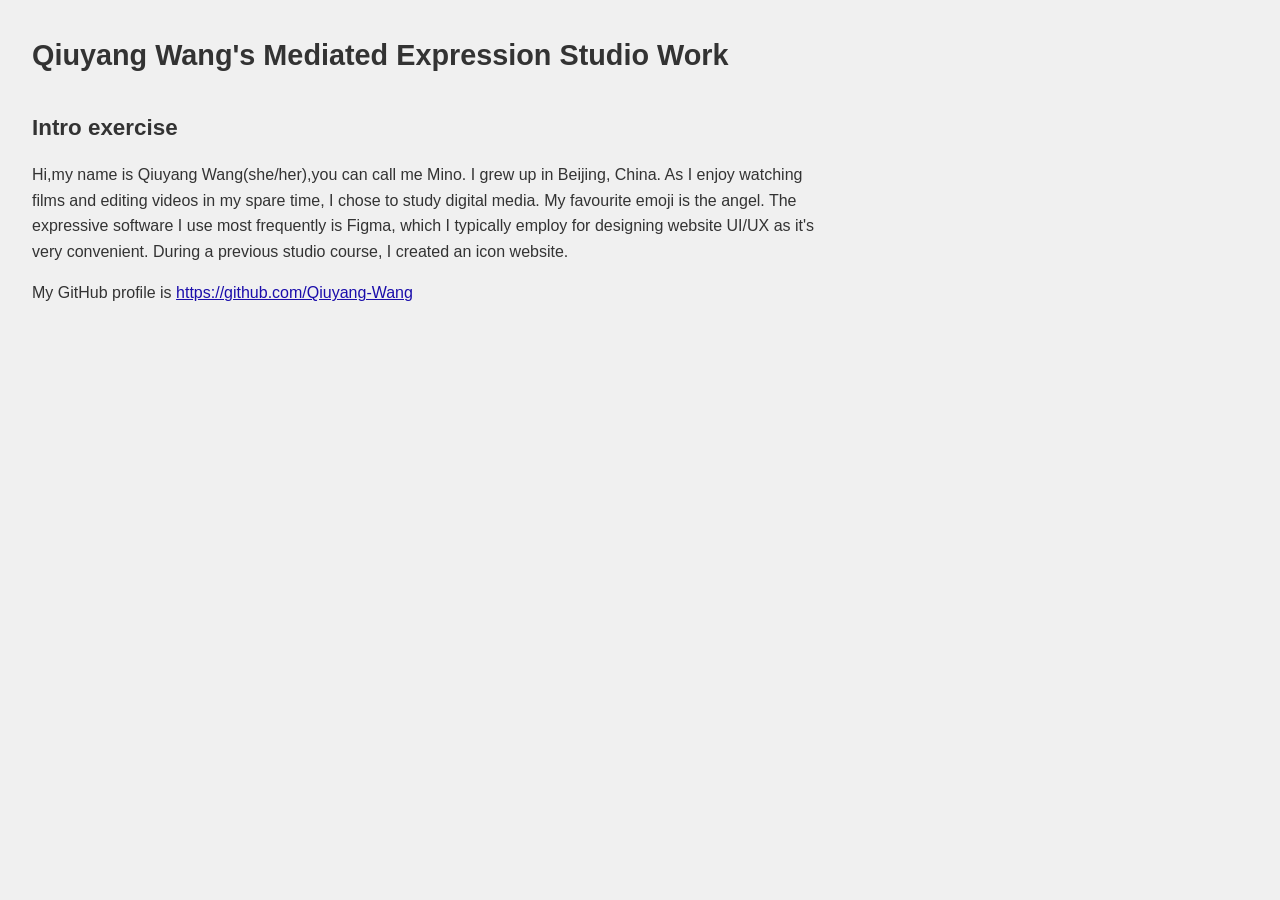
<file: Index.html>
<!DOCTYPE html>
<html lang="en">
<head>
    <meta charset="UTF-8">
    <title>Studio Work Index</title>
    <link rel="stylesheet" href="reset.css ">
    <link rel="stylesheet" href="style.css ">
    <!--favicon was sourced from favicon.io-->
    <link rel="icon" type="image/png" href="./assets/icons/favicon.png">
</head>
<body>
    <h1>Qiuyang Wang's Mediated Expression Studio Work</h1>
    <section>
        <h2>Intro exercise</h2>
        <p>
            Hi,my name is Qiuyang Wang(she/her),you can call me Mino.
            I grew up in Beijing, China.
            As I enjoy watching films and editing videos in my spare time, I chose to study digital media.
            My favourite emoji is the angel.
            The expressive software I use most frequently is Figma, which I typically employ for designing website UI/UX as it's very convenient.
            During a previous studio course, I created an icon website.
        </p>
        My GitHub profile is
        <a href="https://github.com/Qiuyang-Wang" target="_blank ">https://github.com/Qiuyang-Wang</a>
    </section>
</body>
</html>
</file>
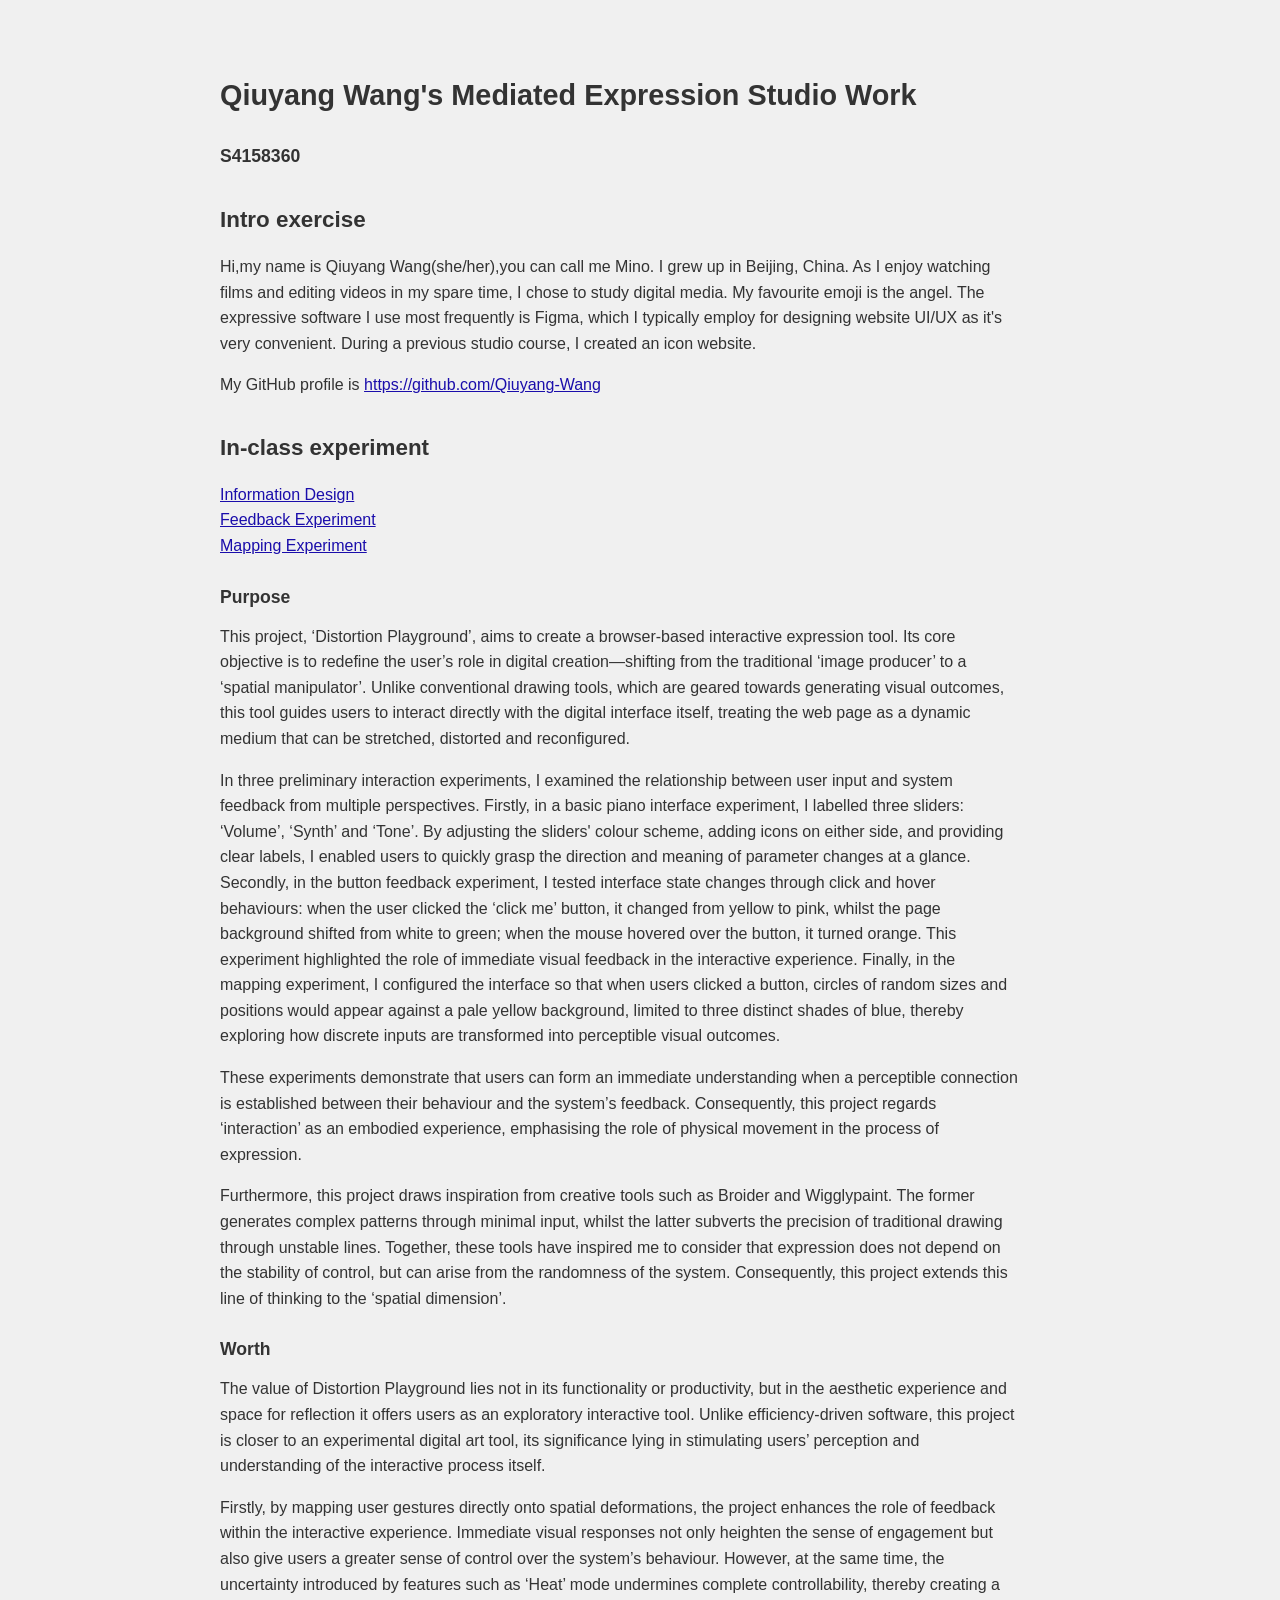
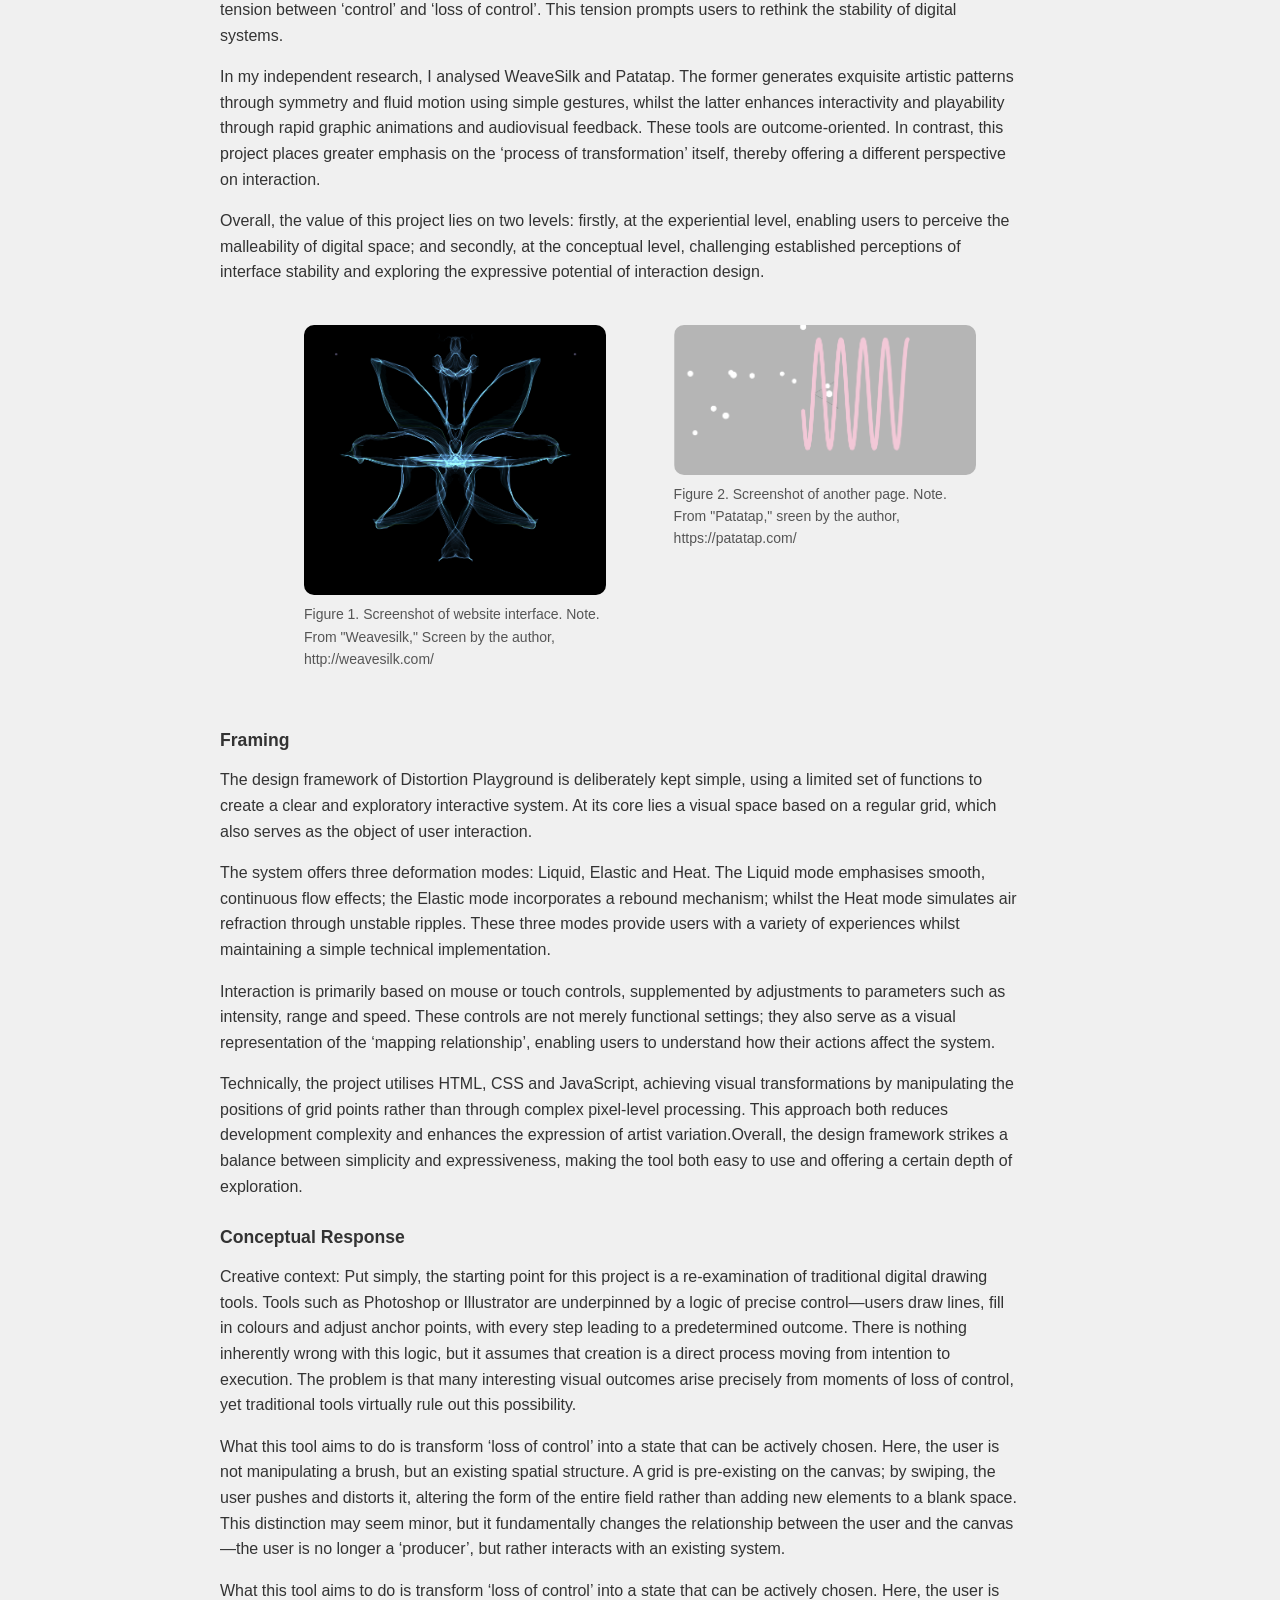
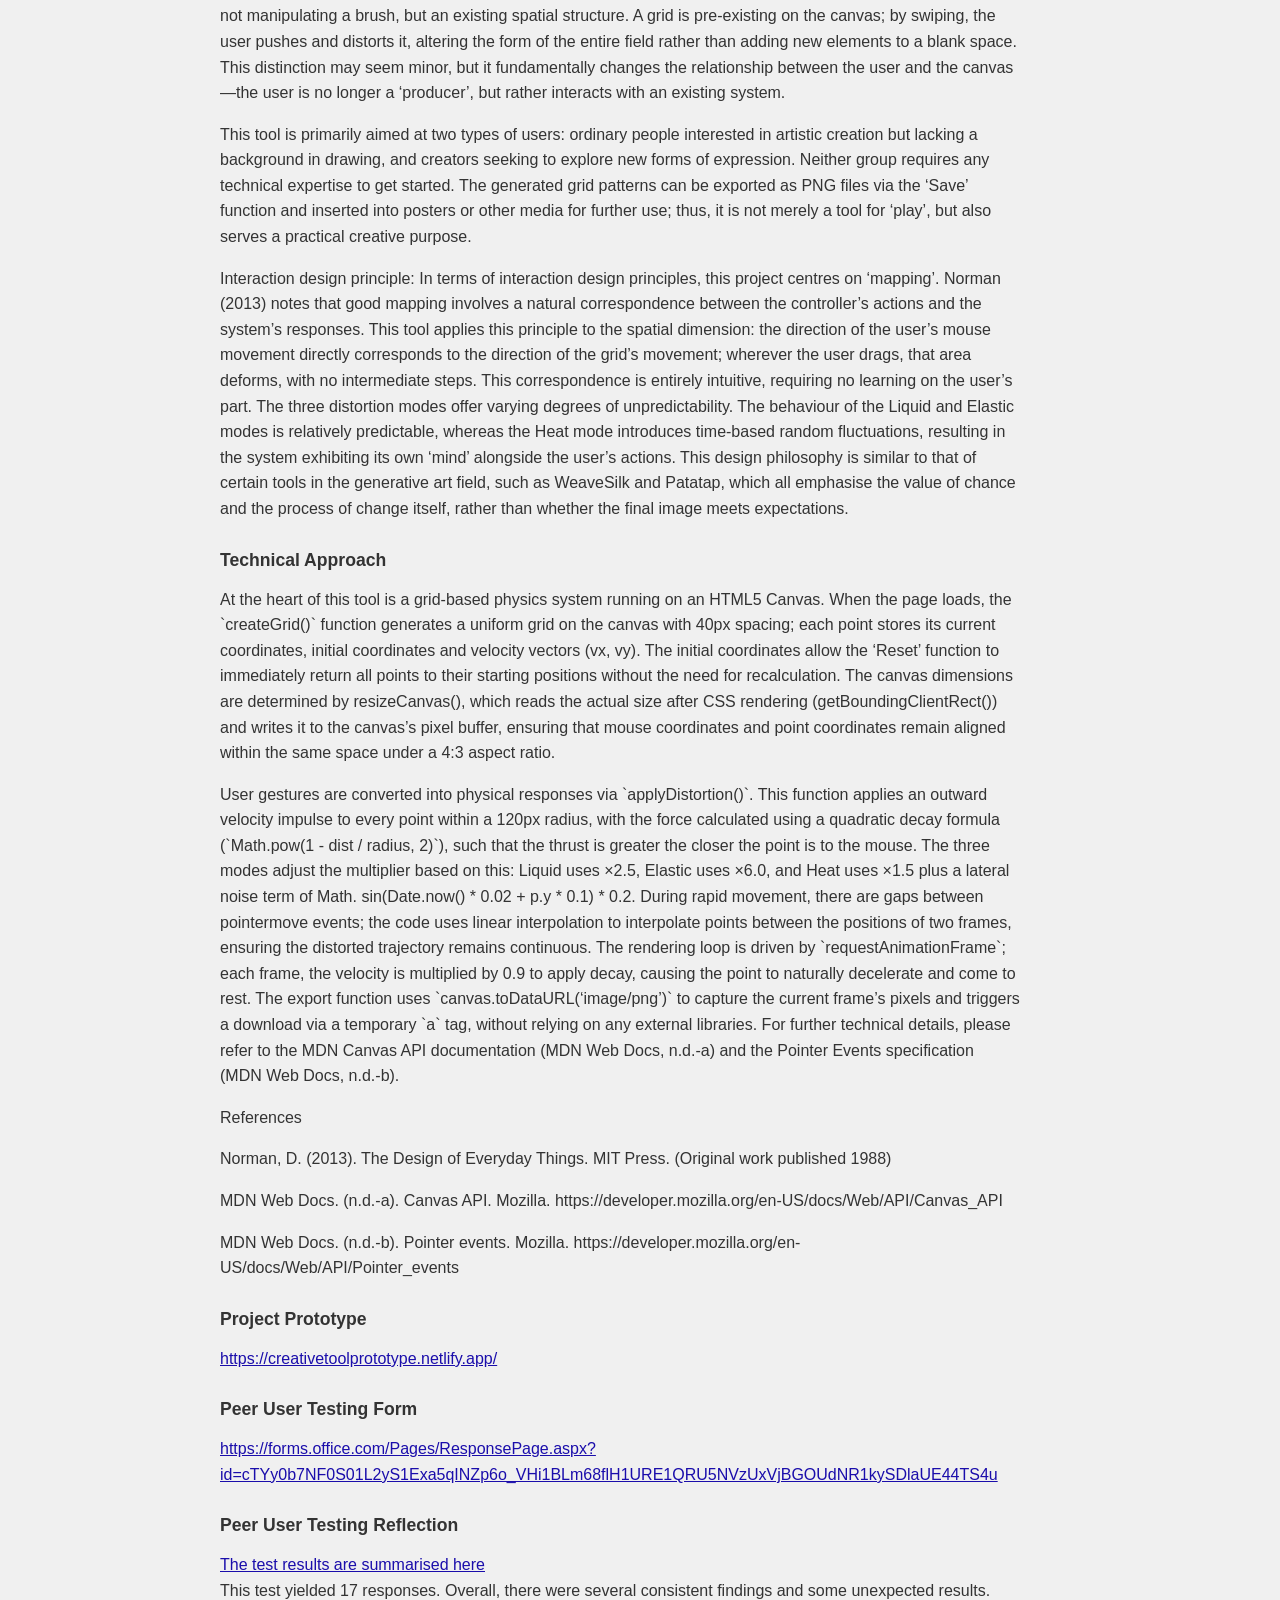
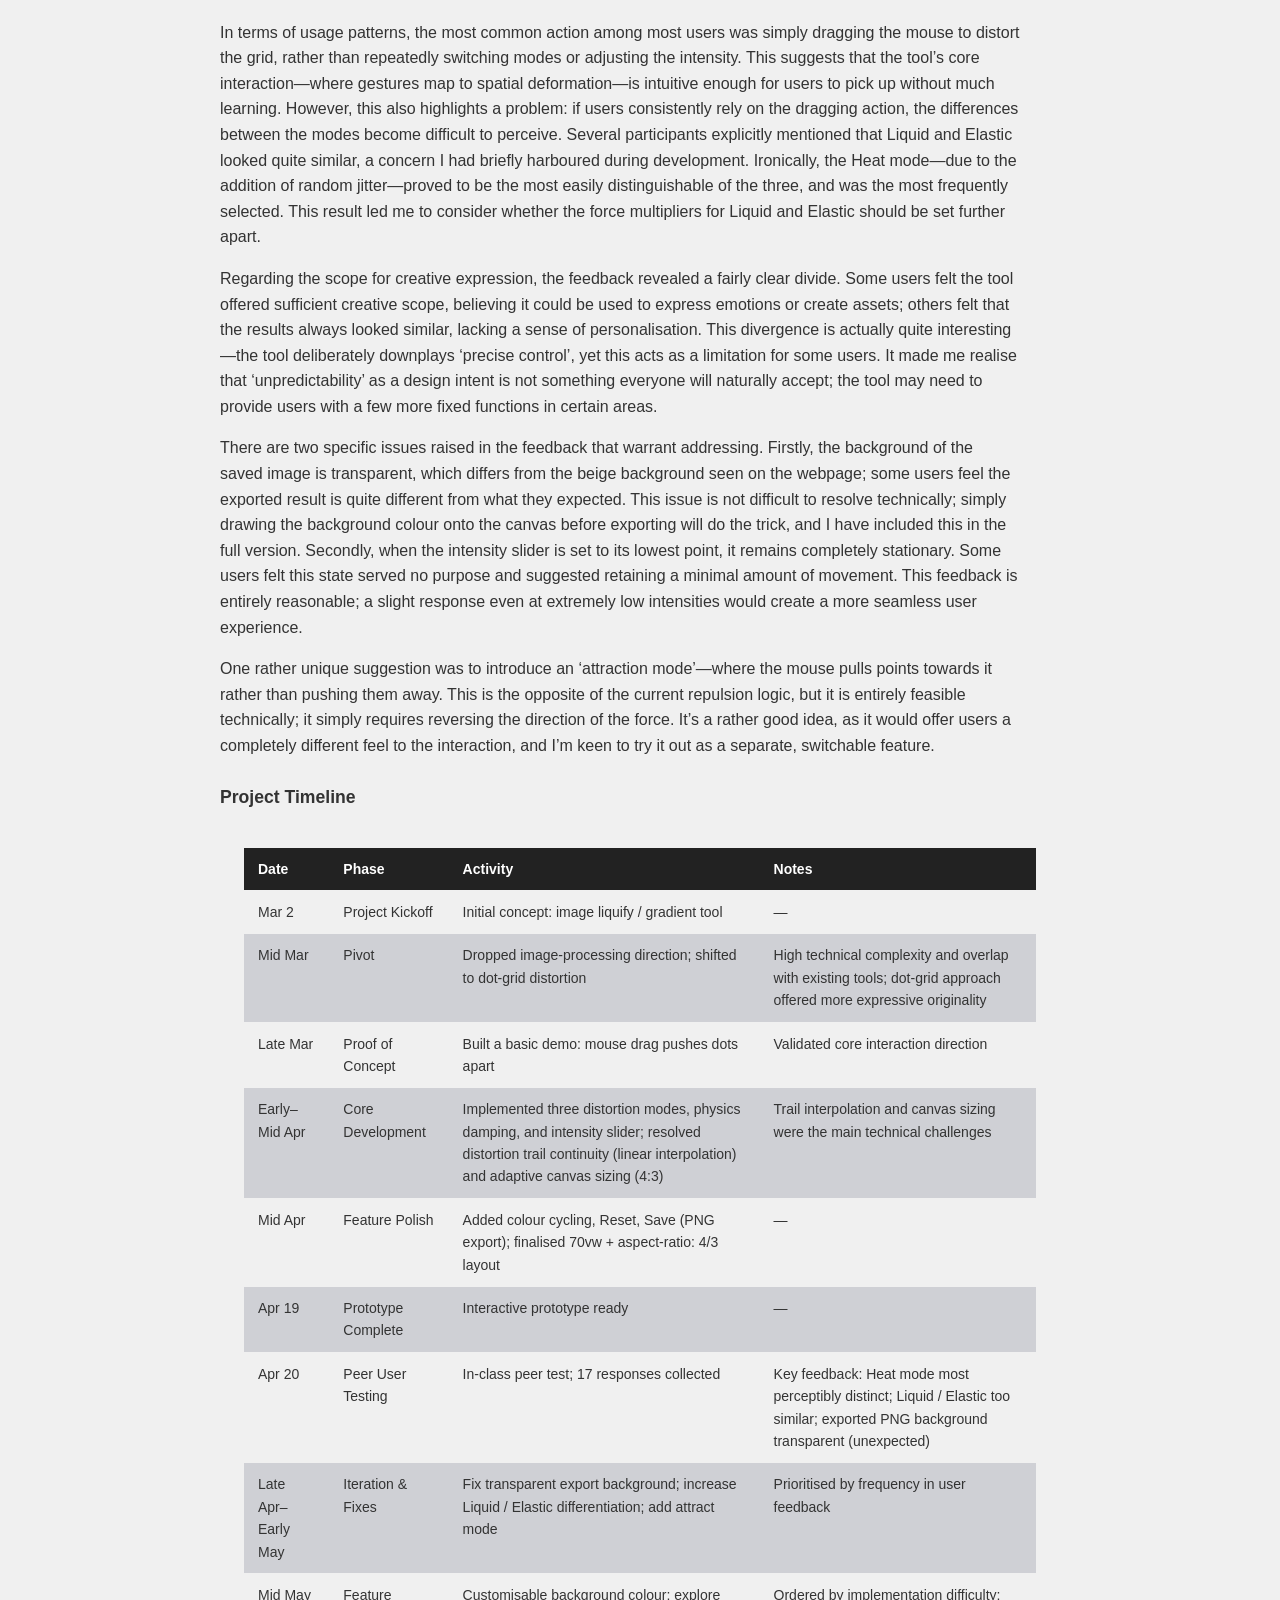
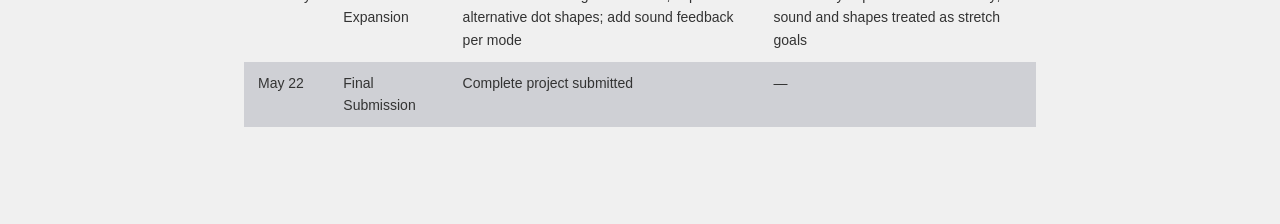
<file: index.html>
<!DOCTYPE html>
<html lang="en">
<head>
    <meta charset="UTF-8">
    <title>Studio Work Index</title>
    <link rel="stylesheet" href="reset.css ">
    <link rel="stylesheet" href="style.css ">
    <!--favicon was sourced from favicon.io-->
    <link rel="icon" type="image/png" href="./assets/icons/favicon.png">
</head>
<body>
<div class="container">
    <h1>Qiuyang Wang's Mediated Expression Studio Work</h1>
    <h3>S4158360</h3>
    <section>
        <h2>Intro exercise</h2>
        <p>
            Hi,my name is Qiuyang Wang(she/her),you can call me Mino.
            I grew up in Beijing, China.
            As I enjoy watching films and editing videos in my spare time, I chose to study digital media.
            My favourite emoji is the angel.
            The expressive software I use most frequently is Figma, which I typically employ for designing website UI/UX as it's very convenient.
            During a previous studio course, I created an icon website.
        </p>
        My GitHub profile is
        <a href="https://github.com/Qiuyang-Wang" target="_blank ">https://github.com/Qiuyang-Wang</a>
    </section>

    <section>
        <h2>In-class experiment</h2>
        <a href="informationDesignExperiment" target="_blank">Information Design</a>
    </section>
    <section>
        <a href="feedbackDesignExperiment" target="_blank">Feedback Experiment</a>
    </section>
    <section>
        <a href="mappingDesignExperiment" target="_blank">Mapping Experiment</a>
    </section>

    <section>
        <h3>Purpose</h3>
        <p>This project, ‘Distortion Playground’, aims to create a browser-based interactive expression tool. Its core objective is to redefine the user’s role in digital creation—shifting from the traditional ‘image producer’ to a ‘spatial manipulator’. Unlike conventional drawing tools, which are geared towards generating visual outcomes, this tool guides users to interact directly with the digital interface itself, treating the web page as a dynamic medium that can be stretched, distorted and reconfigured.</p>
        <p>In three preliminary interaction experiments, I examined the relationship between user input and system feedback from multiple perspectives. Firstly, in a basic piano interface experiment, I labelled three sliders: ‘Volume’, ‘Synth’ and ‘Tone’. By adjusting the sliders' colour scheme, adding icons on either side, and providing clear labels, I enabled users to quickly grasp the direction and meaning of parameter changes at a glance. Secondly, in the button feedback experiment, I tested interface state changes through click and hover behaviours: when the user clicked the ‘click me’ button, it changed from yellow to pink, whilst the page background shifted from white to green; when the mouse hovered over the button, it turned orange. This experiment highlighted the role of immediate visual feedback in the interactive experience. Finally, in the mapping experiment, I configured the interface so that when users clicked a button, circles of random sizes and positions would appear against a pale yellow background, limited to three distinct shades of blue, thereby exploring how discrete inputs are transformed into perceptible visual outcomes.</p>
        <p>These experiments demonstrate that users can form an immediate understanding when a perceptible connection is established between their behaviour and the system’s feedback. Consequently, this project regards ‘interaction’ as an embodied experience, emphasising the role of physical movement in the process of expression.</p>
        <p>Furthermore, this project draws inspiration from creative tools such as Broider and Wigglypaint. The former generates complex patterns through minimal input, whilst the latter subverts the precision of traditional drawing through unstable lines. Together, these tools have inspired me to consider that expression does not depend on the stability of control, but can arise from the randomness of the system. Consequently, this project extends this line of thinking to the ‘spatial dimension’.</p>

        <h3>Worth</h3>
        <p>The value of Distortion Playground lies not in its functionality or productivity, but in the aesthetic experience and space for reflection it offers users as an exploratory interactive tool. Unlike efficiency-driven software, this project is closer to an experimental digital art tool, its significance lying in stimulating users’ perception and understanding of the interactive process itself.</p>
        <p>Firstly, by mapping user gestures directly onto spatial deformations, the project enhances the role of feedback within the interactive experience. Immediate visual responses not only heighten the sense of engagement but also give users a greater sense of control over the system’s behaviour. However, at the same time, the uncertainty introduced by features such as ‘Heat’ mode undermines complete controllability, thereby creating a tension between ‘control’ and ‘loss of control’. This tension prompts users to rethink the stability of digital systems.</p>
        <p>In my independent research, I analysed WeaveSilk and Patatap. The former generates exquisite artistic patterns through symmetry and fluid motion using simple gestures, whilst the latter enhances interactivity and playability through rapid graphic animations and audiovisual feedback. These tools are outcome-oriented. In contrast, this project places greater emphasis on the ‘process of transformation’ itself, thereby offering a different perspective on interaction.</p>
        <p>Overall, the value of this project lies on two levels: firstly, at the experiential level, enabling users to perceive the malleability of digital space; and secondly, at the conceptual level, challenging established perceptions of interface stability and exploring the expressive potential of interaction design.</p>

        <div class="image-row">

            <!-- the picture on the left -->
            <div class="image-box left">
                <img src="assets/weavesilk.png" alt="Image 1">
                <p class="caption">
                    Figure 1. Screenshot of website interface.
                    Note. From "Weavesilk," Screen by the author, http://weavesilk.com/
                </p>
            </div>

            <!-- the picture on the right -->
            <div class="image-box right">
                <img src="assets/patatap.png" alt="Image 2">
                <p class="caption">
                    Figure 2. Screenshot of another page.
                    Note. From "Patatap," sreen by the author, https://patatap.com/
                </p>
            </div>

        </div>

        <h3>Framing</h3>
        <p>The design framework of Distortion Playground is deliberately kept simple, using a limited set of functions to create a clear and exploratory interactive system. At its core lies a visual space based on a regular grid, which also serves as the object of user interaction.</p>
        <p>The system offers three deformation modes: Liquid, Elastic and Heat. The Liquid mode emphasises smooth, continuous flow effects; the Elastic mode incorporates a rebound mechanism; whilst the Heat mode simulates air refraction through unstable ripples. These three modes provide users with a variety of experiences whilst maintaining a simple technical implementation.</p>
        <p>Interaction is primarily based on mouse or touch controls, supplemented by adjustments to parameters such as intensity, range and speed. These controls are not merely functional settings; they also serve as a visual representation of the ‘mapping relationship’, enabling users to understand how their actions affect the system.</p>
        <p>Technically, the project utilises HTML, CSS and JavaScript, achieving visual transformations by manipulating the positions of grid points rather than through complex pixel-level processing. This approach both reduces development complexity and enhances the expression of artist variation.Overall, the design framework strikes a balance between simplicity and expressiveness, making the tool both easy to use and offering a certain depth of exploration.</p>

        <h3>Conceptual Response</h3>
        <p>Creative context: Put simply, the starting point for this project is a re-examination of traditional digital drawing tools. Tools such as Photoshop or Illustrator are underpinned by a logic of precise control—users draw lines, fill in colours and adjust anchor points, with every step leading to a predetermined outcome. There is nothing inherently wrong with this logic, but it assumes that creation is a direct process moving from intention to execution. The problem is that many interesting visual outcomes arise precisely from moments of loss of control, yet traditional tools virtually rule out this possibility.</p>
        <p>What this tool aims to do is transform ‘loss of control’ into a state that can be actively chosen. Here, the user is not manipulating a brush, but an existing spatial structure. A grid is pre-existing on the canvas; by swiping, the user pushes and distorts it, altering the form of the entire field rather than adding new elements to a blank space. This distinction may seem minor, but it fundamentally changes the relationship between the user and the canvas—the user is no longer a ‘producer’, but rather interacts with an existing system.</p>
        <p>What this tool aims to do is transform ‘loss of control’ into a state that can be actively chosen. Here, the user is not manipulating a brush, but an existing spatial structure. A grid is pre-existing on the canvas; by swiping, the user pushes and distorts it, altering the form of the entire field rather than adding new elements to a blank space. This distinction may seem minor, but it fundamentally changes the relationship between the user and the canvas—the user is no longer a ‘producer’, but rather interacts with an existing system.</p>
        <p>This tool is primarily aimed at two types of users: ordinary people interested in artistic creation but lacking a background in drawing, and creators seeking to explore new forms of expression. Neither group requires any technical expertise to get started. The generated grid patterns can be exported as PNG files via the ‘Save’ function and inserted into posters or other media for further use; thus, it is not merely a tool for ‘play’, but also serves a practical creative purpose.</p>
        <p>Interaction design principle: In terms of interaction design principles, this project centres on ‘mapping’. Norman (2013) notes that good mapping involves a natural correspondence between the controller’s actions and the system’s responses. This tool applies this principle to the spatial dimension: the direction of the user’s mouse movement directly corresponds to the direction of the grid’s movement; wherever the user drags, that area deforms, with no intermediate steps. This correspondence is entirely intuitive, requiring no learning on the user’s part. The three distortion modes offer varying degrees of unpredictability. The behaviour of the Liquid and Elastic modes is relatively predictable, whereas the Heat mode introduces time-based random fluctuations, resulting in the system exhibiting its own ‘mind’ alongside the user’s actions. This design philosophy is similar to that of certain tools in the generative art field, such as WeaveSilk and Patatap, which all emphasise the value of chance and the process of change itself, rather than whether the final image meets expectations.</p>

        <h3>Technical Approach</h3>
        <p>At the heart of this tool is a grid-based physics system running on an HTML5 Canvas. When the page loads, the `createGrid()` function generates a uniform grid on the canvas with 40px spacing; each point stores its current coordinates, initial coordinates and velocity vectors (vx, vy). The initial coordinates allow the ‘Reset’ function to immediately return all points to their starting positions without the need for recalculation. The canvas dimensions are determined by resizeCanvas(), which reads the actual size after CSS rendering (getBoundingClientRect()) and writes it to the canvas’s pixel buffer, ensuring that mouse coordinates and point coordinates remain aligned within the same space under a 4:3 aspect ratio.</p>
        <p>User gestures are converted into physical responses via `applyDistortion()`. This function applies an outward velocity impulse to every point within a 120px radius, with the force calculated using a quadratic decay formula (`Math.pow(1 - dist / radius, 2)`), such that the thrust is greater the closer the point is to the mouse. The three modes adjust the multiplier based on this: Liquid uses ×2.5, Elastic uses ×6.0, and Heat uses ×1.5 plus a lateral noise term of Math. sin(Date.now() * 0.02 + p.y * 0.1) * 0.2. During rapid movement, there are gaps between pointermove events; the code uses linear interpolation to interpolate points between the positions of two frames, ensuring the distorted trajectory remains continuous. The rendering loop is driven by `requestAnimationFrame`; each frame, the velocity is multiplied by 0.9 to apply decay, causing the point to naturally decelerate and come to rest. The export function uses `canvas.toDataURL(‘image/png’)` to capture the current frame’s pixels and triggers a download via a temporary `a` tag, without relying on any external libraries. For further technical details, please refer to the MDN Canvas API documentation (MDN Web Docs, n.d.-a) and the Pointer Events specification (MDN Web Docs, n.d.-b). </p>
        <p>References</p>
        <p>Norman, D. (2013). The Design of Everyday Things. MIT Press. (Original work published 1988)</p>
        <p>MDN Web Docs. (n.d.-a). Canvas API. Mozilla. https://developer.mozilla.org/en-US/docs/Web/API/Canvas_API</p>
        <p>MDN Web Docs. (n.d.-b). Pointer events. Mozilla. https://developer.mozilla.org/en-US/docs/Web/API/Pointer_events</p>

        <h3>Project Prototype</h3>
        <a href="https://creativetoolprototype.netlify.app/" target="_blank ">https://creativetoolprototype.netlify.app/</a>

        <h3>Peer User Testing Form</h3>
        <a href="https://forms.office.com/Pages/ResponsePage.aspx?id=cTYy0b7NF0S01L2yS1Exa5qINZp6o_VHi1BLm68flH1URE1QRU5NVzUxVjBGOUdNR1kySDlaUE44TS4u" target="_blank ">https://forms.office.com/Pages/ResponsePage.aspx?id=cTYy0b7NF0S01L2yS1Exa5qINZp6o_VHi1BLm68flH1URE1QRU5NVzUxVjBGOUdNR1kySDlaUE44TS4u</a>

        <h3>Peer User Testing Reflection</h3>
        <a href="https://forms.office.com/Pages/AnalysisPage.aspx?AnalyzerToken=y4nY5PUAjOoJZb1sNBGa8uf30Cg54c5c&id=cTYy0b7NF0S01L2yS1Exa5qINZp6o_VHi1BLm68flH1URE1QRU5NVzUxVjBGOUdNR1kySDlaUE44TS4u" target="_blank ">The test results are summarised here</a>
        <p>This test yielded 17 responses. Overall, there were several consistent findings and some unexpected results.</p>
        <p>In terms of usage patterns, the most common action among most users was simply dragging the mouse to distort the grid, rather than repeatedly switching modes or adjusting the intensity. This suggests that the tool’s core interaction—where gestures map to spatial deformation—is intuitive enough for users to pick up without much learning. However, this also highlights a problem: if users consistently rely on the dragging action, the differences between the modes become difficult to perceive. Several participants explicitly mentioned that Liquid and Elastic looked quite similar, a concern I had briefly harboured during development. Ironically, the Heat mode—due to the addition of random jitter—proved to be the most easily distinguishable of the three, and was the most frequently selected. This result led me to consider whether the force multipliers for Liquid and Elastic should be set further apart.</p>
        <p>Regarding the scope for creative expression, the feedback revealed a fairly clear divide. Some users felt the tool offered sufficient creative scope, believing it could be used to express emotions or create assets; others felt that the results always looked similar, lacking a sense of personalisation. This divergence is actually quite interesting—the tool deliberately downplays ‘precise control’, yet this acts as a limitation for some users. It made me realise that ‘unpredictability’ as a design intent is not something everyone will naturally accept; the tool may need to provide users with a few more fixed functions in certain areas.</p>
        <p>There are two specific issues raised in the feedback that warrant addressing. Firstly, the background of the saved image is transparent, which differs from the beige background seen on the webpage; some users feel the exported result is quite different from what they expected. This issue is not difficult to resolve technically; simply drawing the background colour onto the canvas before exporting will do the trick, and I have included this in the full version. Secondly, when the intensity slider is set to its lowest point, it remains completely stationary. Some users felt this state served no purpose and suggested retaining a minimal amount of movement. This feedback is entirely reasonable; a slight response even at extremely low intensities would create a more seamless user experience.</p>
        <p>One rather unique suggestion was to introduce an ‘attraction mode’—where the mouse pulls points towards it rather than pushing them away. This is the opposite of the current repulsion logic, but it is entirely feasible technically; it simply requires reversing the direction of the force. It’s a rather good idea, as it would offer users a completely different feel to the interaction, and I’m keen to try it out as a separate, switchable feature.</p>

        <h3>Project Timeline</h3>


    </section>

    <!-- The timetable section, wrapped in a `section` semantic tag, to facilitate structural identification -->
    <section class="timeline">
        <table>
            <thead>
            <tr>
                <!-- The four columns correspond to time, stage name, specific content and additional notes, respectively; the information is presented in ascending order from left to right -->
                <th>Date</th>
                <th>Phase</th>
                <th>Activity</th>
                <th>Notes</th>
            </tr>
            </thead>
            <tbody>
            <tr>
                <td>Mar 2</td>
                <td>Project Kickoff</td>
                <td>Initial concept: image liquify / gradient tool</td>
                <td>—</td>
            </tr>
            <tr>
                <td>Mid Mar</td>
                <td>Pivot</td>
                <td>Dropped image-processing direction; shifted to dot-grid distortion</td>
                <td>High technical complexity and overlap with existing tools; dot-grid approach offered more expressive originality</td>
            </tr>
            <tr>
                <td>Late Mar</td>
                <td>Proof of Concept</td>
                <td>Built a basic demo: mouse drag pushes dots apart</td>
                <td>Validated core interaction direction</td>
            </tr>
            <tr>
                <td>Early–Mid Apr</td>
                <td>Core Development</td>
                <td>Implemented three distortion modes, physics damping, and intensity slider; resolved distortion trail continuity (linear interpolation) and adaptive canvas sizing (4:3)</td>
                <td>Trail interpolation and canvas sizing were the main technical challenges</td>
            </tr>
            <tr>
                <td>Mid Apr</td>
                <td>Feature Polish</td>
                <td>Added colour cycling, Reset, Save (PNG export); finalised 70vw + aspect-ratio: 4/3 layout</td>
                <td>—</td>
            </tr>
            <tr>
                <td>Apr 19</td>
                <td>Prototype Complete</td>
                <td>Interactive prototype ready</td>
                <td>—</td>
            </tr>
            <tr>
                <td>Apr 20</td>
                <td>Peer User Testing</td>
                <td>In-class peer test; 17 responses collected</td>
                <td>Key feedback: Heat mode most perceptibly distinct; Liquid / Elastic too similar; exported PNG background transparent (unexpected)</td>
            </tr>
            <tr>
                <td>Late Apr–Early May</td>
                <td>Iteration & Fixes</td>
                <td>Fix transparent export background; increase Liquid / Elastic differentiation; add attract mode</td>
                <td>Prioritised by frequency in user feedback</td>
            </tr>
            <tr>
                <td>Mid May</td>
                <td>Feature Expansion</td>
                <td>Customisable background colour; explore alternative dot shapes; add sound feedback per mode</td>
                <td>Ordered by implementation difficulty; sound and shapes treated as stretch goals</td>
            </tr>
            <tr>
                <td>May 22</td>
                <td>Final Submission</td>
                <td>Complete project submitted</td>
                <td>—</td>
            </tr>
            </tbody>
        </table>
    </section>

</div>
</body>
</html>
</file>
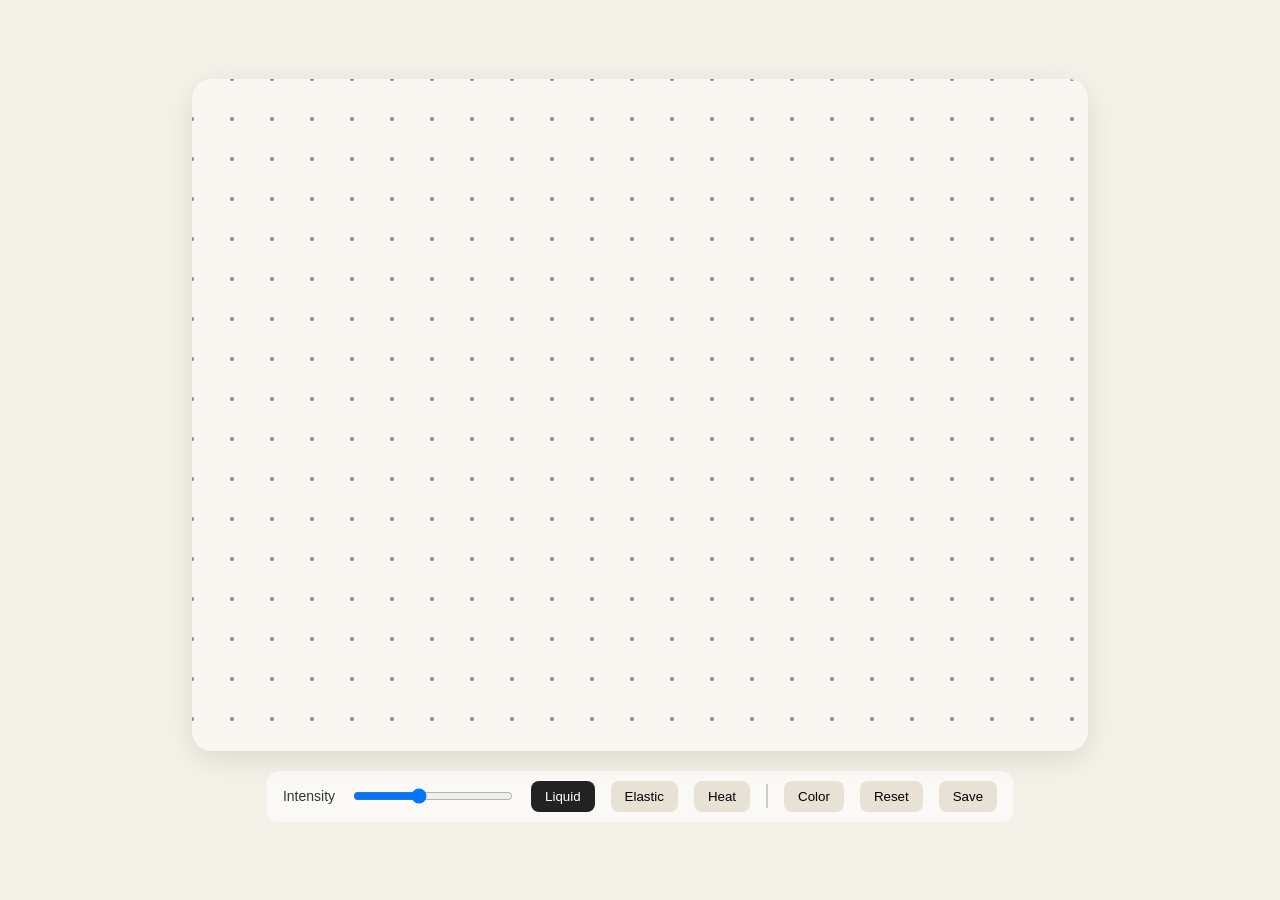
<file: DistortionPlayground/index.html>
<!DOCTYPE html>
<html lang="en">
<head>
    <meta charset="UTF-8" />
    <meta name="viewport" content="width=device-width, initial-scale=1.0" />
    <title>Distortion Playground</title>
    <!-- Import external styles to clearly define the tool’s appearance -->
    <link rel="stylesheet" href="style.css" />
</head>
<body>
<!-- A vertically centred outer container that lays out the canvas and control bar as a single unit -->
<div class="container">
    <!-- The sole creative canvas; all pixel art and distortion animations take place here -->
    <canvas id="canvas"></canvas>
    <!-- The control bar is positioned directly below the canvas, visually separating the 'creation area' from the 'tool area' -->
    <div class="controls">
        <!-- The 'Intensity' label is linked to the slider, informing the user that this slider controls the intensity of the distortion -->
        <label for="intensity">Intensity</label>
        <!-- The continuous slider enhances the user experience and is more intuitive than entering numbers -->
        <input type="range" id="intensity">

        <!-- The three mode buttons store their values in the `data-mode` attribute, allowing JavaScript to read them all at once without having to write separate logic for each button -->
        <!-- Liquid is enabled by default; the page is ready for use as soon as it loads, without the user having to make a selection first. -->
        <button class="modeBtn active" data-mode="liquid">Liquid</button>
        <button class="modeBtn" data-mode="elastic">Elastic</button>
        <button class="modeBtn" data-mode="heat">Heat</button>

        <!-- A divider groups the distortion modes and canvas operations together, reducing visual clutter -->
        <div class="divider"></div>

        <!-- ‘Colour’, ‘Reset’ and ‘Save’ are canvas operations; they are positioned to the right of the divider to distinguish them from the mode buttons -->
        <button id="colorBtn">Color</button>
        <button id="resetBtn">Reset</button>
        <!-- ‘Save’ is listed last, implying that it is the final step in the creative process -->
        <button id="saveBtn">Save</button>
    </div>

</div>
<!-- Place the script at the end of the body tag to ensure that all DOM elements have finished loading before executing the JavaScript. -->
<script src="script.js"></script>
</body>
</html>
</file>
<file: style.css>
/* Global style reset and base setup */
* {
    margin: 0;
    padding: 0;
    box-sizing: border-box;
}

body {
    /* Light background (matches the light background in image 1) */
    background-color: #f0f0f0;
    /* Text color changed to dark gray/black (matches the dark text in image 1) */
    color: #333333;
    /* Set font family and line height */
    font-family: 'Segoe UI', Tahoma, Geneva, Verdana, sans-serif;
    line-height: 1.6;
    padding: 2rem;
    /* Center all text content */
    text-align: left;
}

.container {
    max-width: 900px;
    margin: 0 auto;
    padding: 40px 30px;
}

/* Heading styles */
h1 {
    font-size: 1.8rem;
    margin-bottom: 0.5rem;
    color: #333333; /* Keep headings dark */

}

h2 {
    font-size: 1.4rem;
    margin: 2rem 0 1rem;
    color: #333333;
}

h3 {
    font-size: 1.1rem;
    margin: 1.5rem 0 0.8rem;
    color: #333333;
}

/* Student ID style */
.student-id {
    font-size: 0.9rem;
    opacity: 0.8;
    margin-bottom: 1.5rem;
}

/* Paragraph text */
p {
    margin-bottom: 1rem;
    /* Limit paragraph width for readability while keeping centered */
    max-width: 800px;
    margin-left: 0;
    margin-right: 0;
    text-align: left; /* Keep paragraph text left-aligned for readability */
    text-indent: 0;
}

.image-row {
    display: flex;
    justify-content: space-between; /* separated left and right */
    align-items: flex-start;
    margin: 40px auto;
    width: 80%;
}

.image-box {
    width: 45%;
    text-align: center;
}

.image-box img {
    width: 100%;
    border-radius: 10px;
}

/* Control left and right offset */
.left {
    margin-right: auto;
}

.right {
    margin-left: auto;
}

/* Caption */
.caption {
    font-size: 14px;
    color: #555;
    margin-top: 8px;
    text-align: left;
}

/* Link style (dark blue links, darker on hover) */
a {
    color: #1a0dab;
    text-decoration: underline;
}

a:hover {
    color: #150a80;
}



/* The entire timetable block is set in a sans-serif font, with space left for inner margins; the light grey background creates a subtle sense of depth within the table. */
.timeline {
    font-family: Arial, sans-serif;
    padding: 24px;
    background: #f0f0f0;
}

/* Set the width to fill the container, and use `border-collapse` to remove the default spacing between cells, making the divider look clean and crisp */
.timeline table {
    width: 100%;
    border-collapse: collapse;
    font-size: 14px;
    color: #333;
}

/* The dark header and white text create a strong contrast, making it easy to distinguish the header from the data rows at a glance, whilst also providing a visual anchor for the entire table */
.timeline thead tr {
    background: #222;
    color: #fff;
}

/* Uniform padding on all sides; left alignment aligns with the reading habit of reading timelines from left to right;
   `vertical-align: top` ensures that long text blocks start at the top and do not appear to float in the middle */
.timeline th,
.timeline td {
    padding: 10px 14px;
    text-align: left;
    border-bottom: 1px solid #f0f0f0;
    vertical-align: top;
}

/* Alternating row colours make it easier to distinguish between rows; the blue-grey #CFD0D5 has a slightly more stylish look than plain white or plain grey;
   !important prevents other styles from accidentally overriding this effect */
.timeline tbody tr:nth-child(even) {
    background: #CFD0D5 !important;
}
</file>
<file: DistortionPlayground/style.css>
/* The text for the labels should be slightly smaller and in a dark grey colour; it should be clear and legible without drawing attention away from the main focus of the canvas. */
label {
    font-size: 14px;
    color: #333;
}

/* Set the slider width so that the control bar does not resize when dragged */
#intensity {
    width: 160px;
}

/* Leave a minimum width for the numeric display area to prevent the entire row layout from shifting when the value increases from one digit to two */
#intensityValue {
    min-width: 28px;
    text-align: right;
    font-size: 14px;
    color: #333;
}

/* The warm beige background #f4f1e8 has a slightly paper-like texture, which creates a more cohesive look with the tactile feel of the tools;
   Centring with `flex` ensures the content remains firmly in the centre of the viewport on any screen size. */
body {
    margin: 0;
    background: #f4f1e8;
    font-family: Arial, sans-serif;

    display: flex;
    justify-content: center;
    align-items: center;
    height: 100vh;
}

/* Arrange the canvas and control bar vertically, centring them as a single unit so that they do not shift out of place individually */
.container {
    display: flex;
    flex-direction: column;
    align-items: center;
}

/* 70vw allows the canvas to scale with the window, whilst 950px caps the width to prevent it from stretching too wide on large screens; this has been tested as the optimal viewing size;
   aspect-ratio: 4/3 locks the aspect ratio, ensuring that the dimensions read by `getBoundingClientRect` in JavaScript are the correct 4:3, and that mouse coordinates and point coordinates do not become misaligned;
   The background colour is slightly whiter than the page, gently lifting the canvas out from the background;
   Rounded corners and a shadow make it look like a card placed on a table */
canvas {
    display: block;

    width: 70vw;
    max-width: 950px;
    aspect-ratio: 4 / 3;

    background: #faf7f2;
    border-radius: 20px;
    box-shadow: 0 8px 30px rgba(0,0,0,0.1);
}

/* The semi-transparent white background gives the control bar a light, airy feel;
   The gap ensures consistent spacing, so there’s no need to adjust the margin individually when adding new buttons */
.controls {
    margin-top: 20px;
    display: flex;
    justify-content: center;
    align-items: center;
    gap: 16px;
    background: rgba(255,255,255,0.6);
    padding: 10px 16px;
    border-radius: 12px;
}

/* The sand colour #e8e1d6 is in the same colour scheme as the page background, so the button blends in with the overall design rather than standing out awkwardly. */
button {
    border: none;
    padding: 8px 14px;
    border-radius: 8px;
    background: #e8e1d6;
    cursor: pointer;
}

/* The darkened area indicates the currently selected mode; the high contrast makes it immediately clear which one is active. */
button.active {
    background: #222;
    color: white;
}

/* hover simply darkens the text slightly to provide visual feedback without any jump */
button:hover {
    background: #d9cfbf;
}

/* As with #intensity above, this acts as a fallback for type selectors to prevent styles from being overridden */
input[type="range"] {
    width: 160px;
}

/* A thin vertical line separates the mode buttons from the function buttons, grouping them visually */
.divider {
    width: 2px;
    height: 24px;
    background: #ccc;
}
</file>
